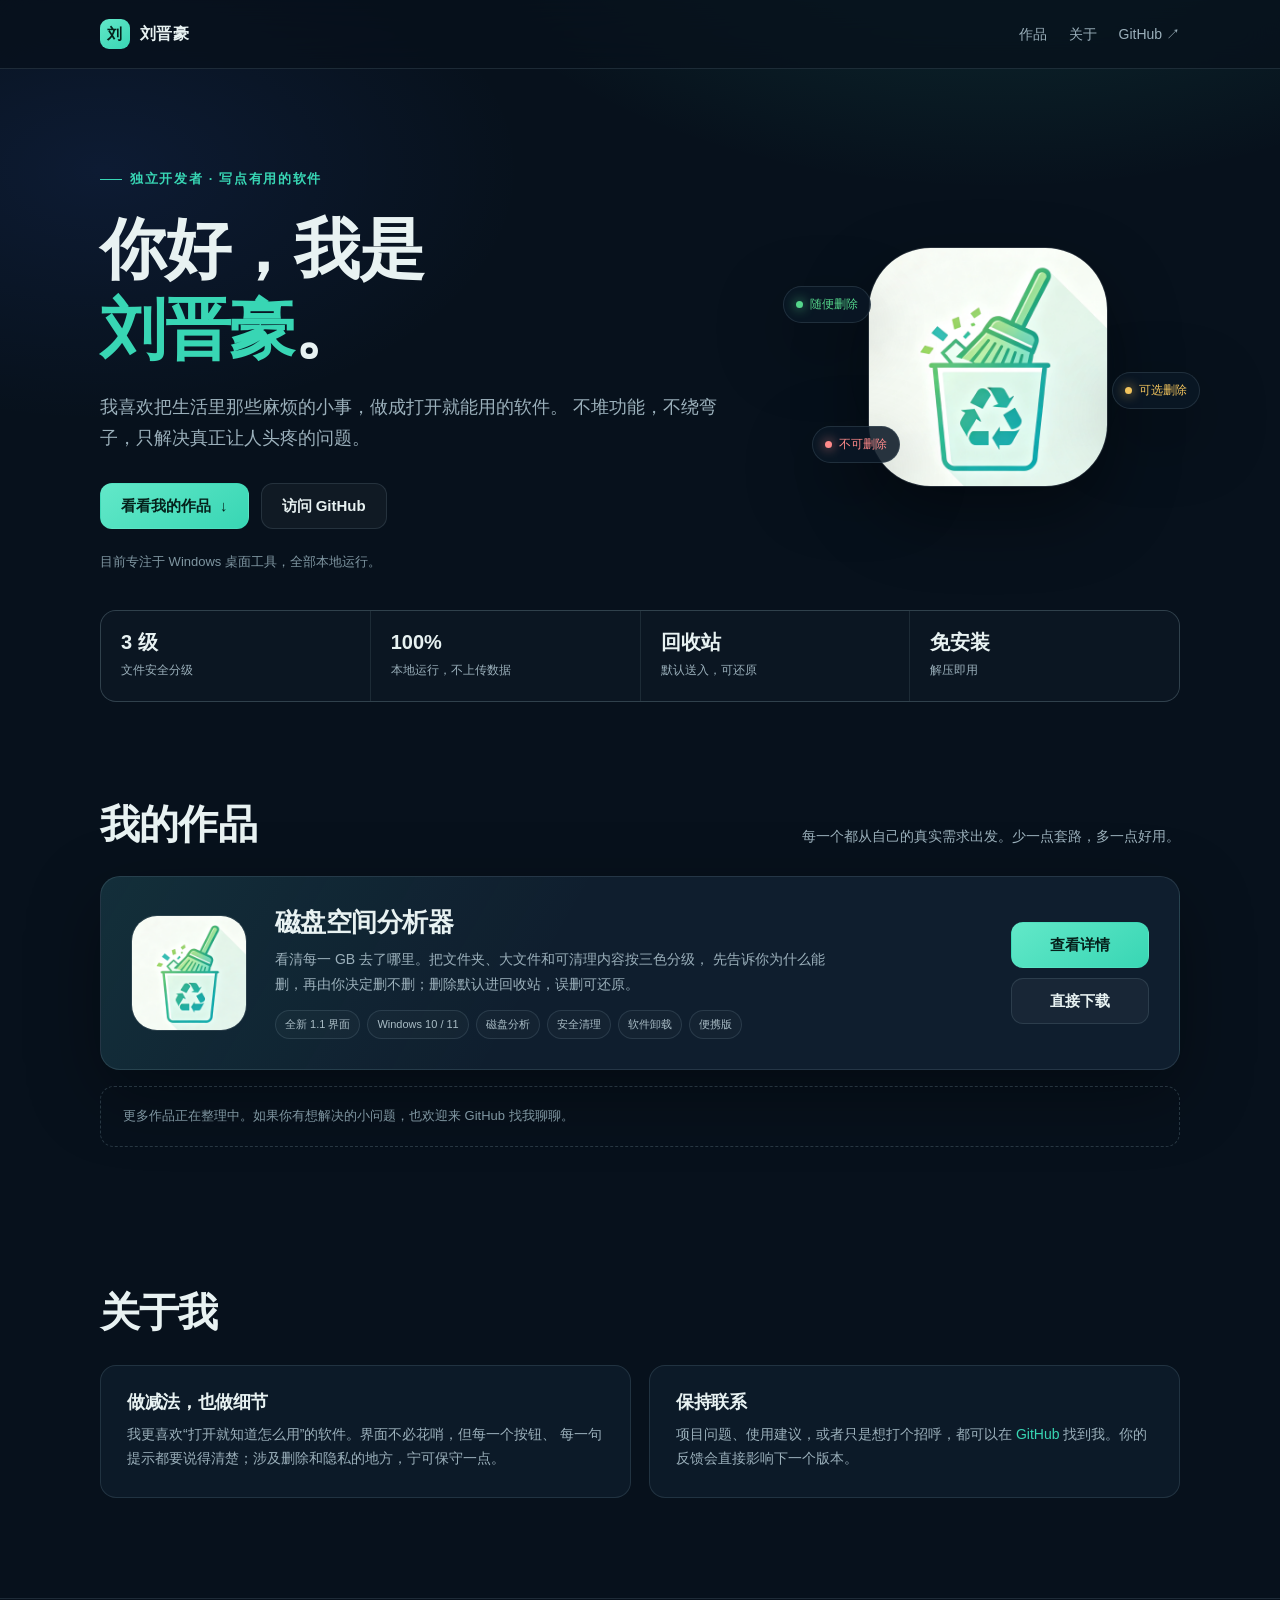
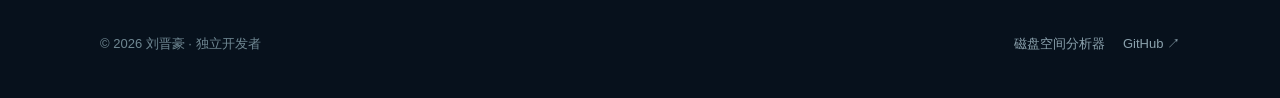
<file: index.html>
<!DOCTYPE html>
<html lang="zh-CN">
<head>
<meta charset="UTF-8">
<meta name="viewport" content="width=device-width, initial-scale=1.0">
<title>刘晋豪 · 独立开发者</title>
<meta name="description" content="刘晋豪的个人主页。独立开发者，做简单、可靠、真正有用的桌面软件。当前作品：磁盘空间分析器，一款完全本地运行、删除可还原的 Windows 磁盘清理工具。">
<meta name="theme-color" content="#07111c">
<meta property="og:type" content="website">
<meta property="og:title" content="刘晋豪 · 独立开发者">
<meta property="og:description" content="把麻烦的小事，做成打开就能用的软件。">
<meta property="og:url" content="https://huxinxiaoye.github.io/">
<meta property="og:image" content="https://huxinxiaoye.github.io/assets/og-image.png">
<meta property="og:image:width" content="1200">
<meta property="og:image:height" content="630">
<meta name="twitter:card" content="summary_large_image">
<link rel="icon" href="assets/favicon.png" type="image/png">
<link rel="stylesheet" href="assets/style.css">
</head>
<body>

<header class="site-header">
  <div class="container nav">
    <a class="brand" href="index.html">
      <span class="brand-mark">刘</span>
      <span>刘晋豪</span>
    </a>
    <nav class="nav-links" aria-label="主导航">
      <a href="#projects">作品</a>
      <a href="#about">关于</a>
      <a href="https://github.com/huxinxiaoye" target="_blank" rel="noopener">GitHub ↗</a>
    </nav>
  </div>
</header>

<main>
  <section class="hero container">
    <div class="hero-grid">
      <div>
        <p class="eyebrow">独立开发者 · 写点有用的软件</p>
        <h1>你好，我是<br><span class="accent">刘晋豪</span>。</h1>
        <p class="lede">
          我喜欢把生活里那些麻烦的小事，做成打开就能用的软件。
          不堆功能，不绕弯子，只解决真正让人头疼的问题。
        </p>
        <div class="hero-actions">
          <a class="btn" href="#projects">看看我的作品 <span aria-hidden="true">↓</span></a>
          <a class="btn secondary" href="https://github.com/huxinxiaoye" target="_blank" rel="noopener">访问 GitHub</a>
        </div>
        <p class="hero-note">目前专注于 Windows 桌面工具，全部本地运行。</p>
      </div>

      <div class="hero-art" aria-hidden="true">
        <img class="app-icon" src="assets/diskcleaner-icon.png" alt="">
        <span class="floating-tag green"><i class="dot"></i>随便删除</span>
        <span class="floating-tag yellow"><i class="dot"></i>可选删除</span>
        <span class="floating-tag red"><i class="dot"></i>不可删除</span>
      </div>
    </div>

    <div class="stats" aria-label="项目概况">
      <div class="stat"><strong>3 级</strong><span>文件安全分级</span></div>
      <div class="stat"><strong>100%</strong><span>本地运行，不上传数据</span></div>
      <div class="stat"><strong>回收站</strong><span>默认送入，可还原</span></div>
      <div class="stat"><strong>免安装</strong><span>解压即用</span></div>
    </div>
  </section>

  <section class="section container" id="projects">
    <div class="section-head">
      <h2>我的作品</h2>
      <p>每一个都从自己的真实需求出发。少一点套路，多一点好用。</p>
    </div>

    <article class="project-feature">
      <img class="icon" src="assets/diskcleaner-icon.png" alt="磁盘空间分析器图标">
      <div>
        <h3>磁盘空间分析器</h3>
        <p>
          看清每一 GB 去了哪里。把文件夹、大文件和可清理内容按三色分级，
          先告诉你为什么能删，再由你决定删不删；删除默认进回收站，误删可还原。
        </p>
        <div class="tags">
          <span class="tag">全新 1.1 界面</span>
          <span class="tag">Windows 10 / 11</span>
          <span class="tag">磁盘分析</span>
          <span class="tag">安全清理</span>
          <span class="tag">软件卸载</span>
          <span class="tag">便携版</span>
        </div>
      </div>
      <div class="project-actions">
        <a class="btn" href="diskcleaner.html">查看详情</a>
        <a class="btn secondary" href="downloads/DiskCleaner_1.1.0_win64_portable.zip" download>直接下载</a>
      </div>
    </article>

    <p class="placeholder">更多作品正在整理中。如果你有想解决的小问题，也欢迎来 GitHub 找我聊聊。</p>
  </section>

  <section class="section container" id="about">
    <div class="section-head">
      <h2>关于我</h2>
    </div>
    <div class="about-grid">
      <div class="about-card">
        <h3>做减法，也做细节</h3>
        <p>
          我更喜欢“打开就知道怎么用”的软件。界面不必花哨，但每一个按钮、
          每一句提示都要说得清楚；涉及删除和隐私的地方，宁可保守一点。
        </p>
      </div>
      <div class="about-card">
        <h3>保持联系</h3>
        <p>
          项目问题、使用建议，或者只是想打个招呼，都可以在
          <a href="https://github.com/huxinxiaoye" target="_blank" rel="noopener">GitHub</a>
          找到我。你的反馈会直接影响下一个版本。
        </p>
      </div>
    </div>
  </section>
</main>

<footer>
  <div class="container footer-row">
    <span>© 2026 刘晋豪 · 独立开发者</span>
    <div class="footer-links">
      <a href="diskcleaner.html">磁盘空间分析器</a>
      <a href="https://github.com/huxinxiaoye" target="_blank" rel="noopener">GitHub ↗</a>
    </div>
  </div>
</footer>

</body>
</html>
</file>
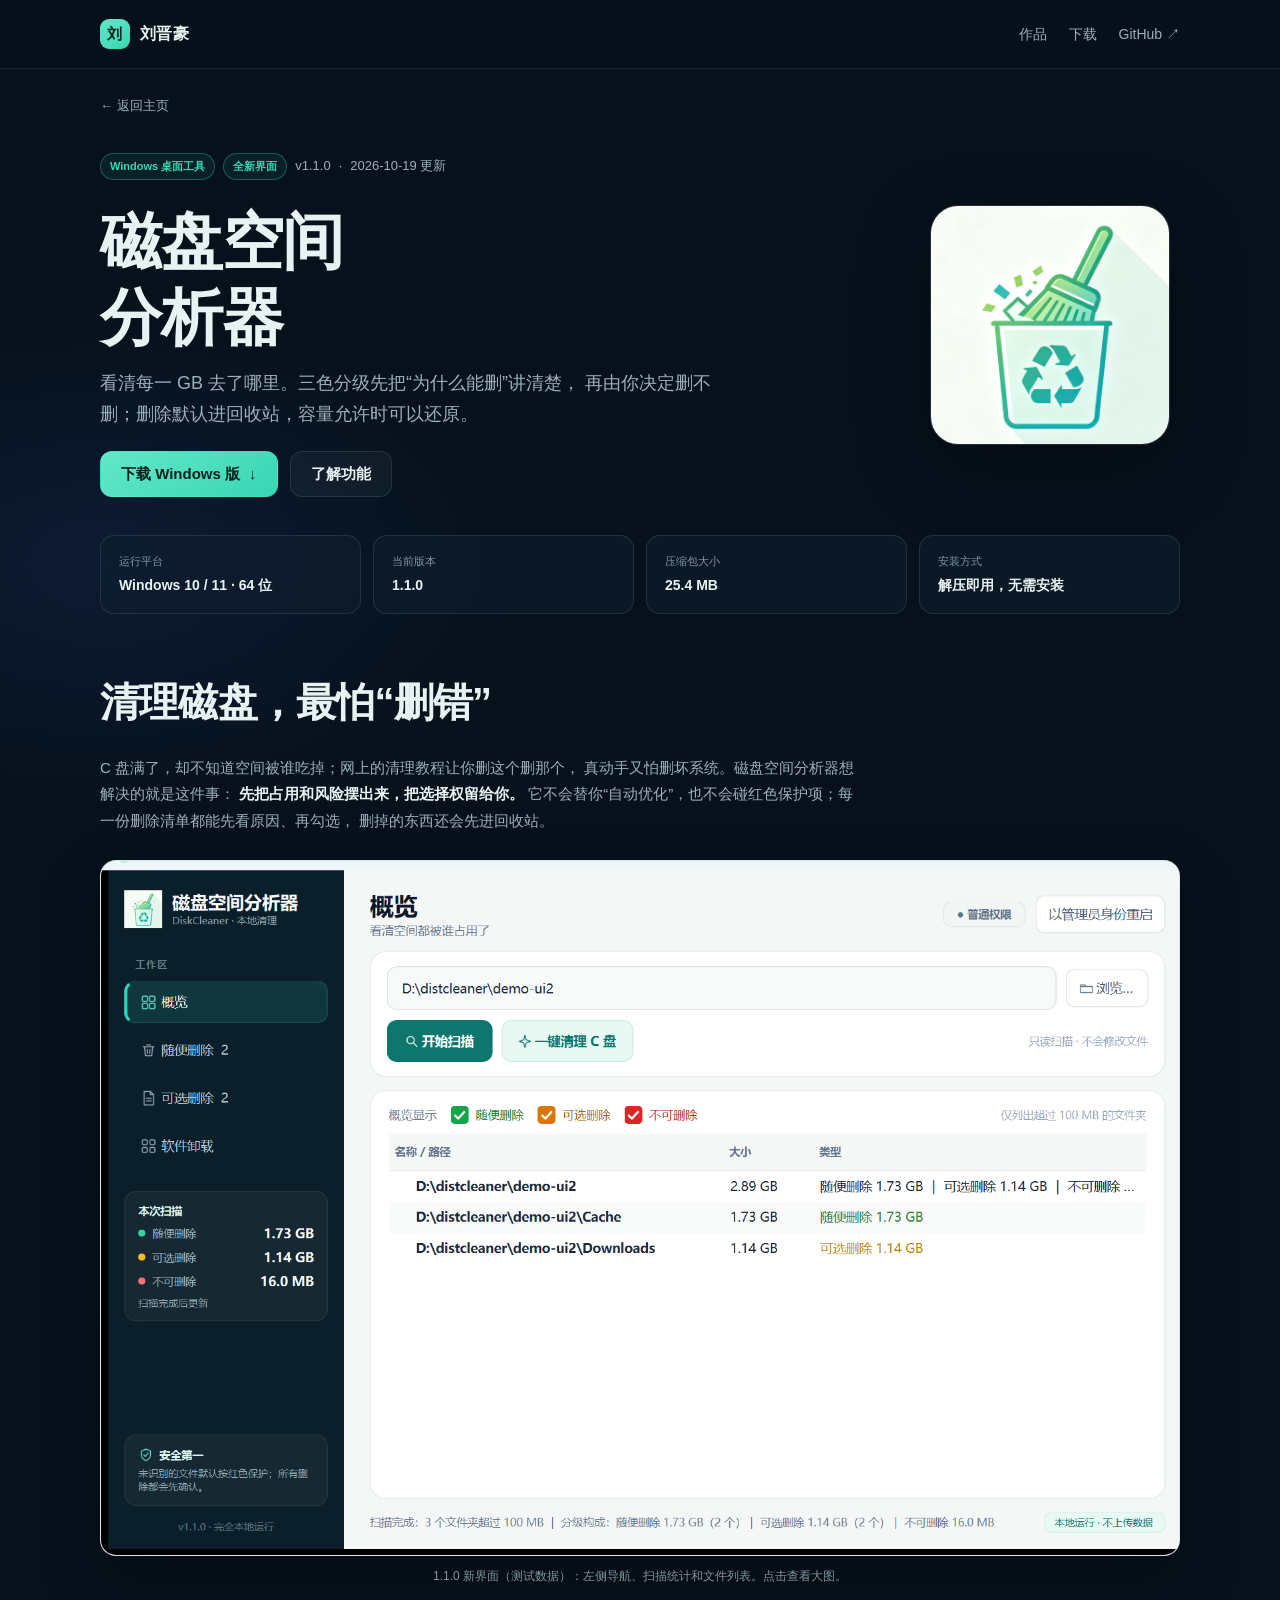
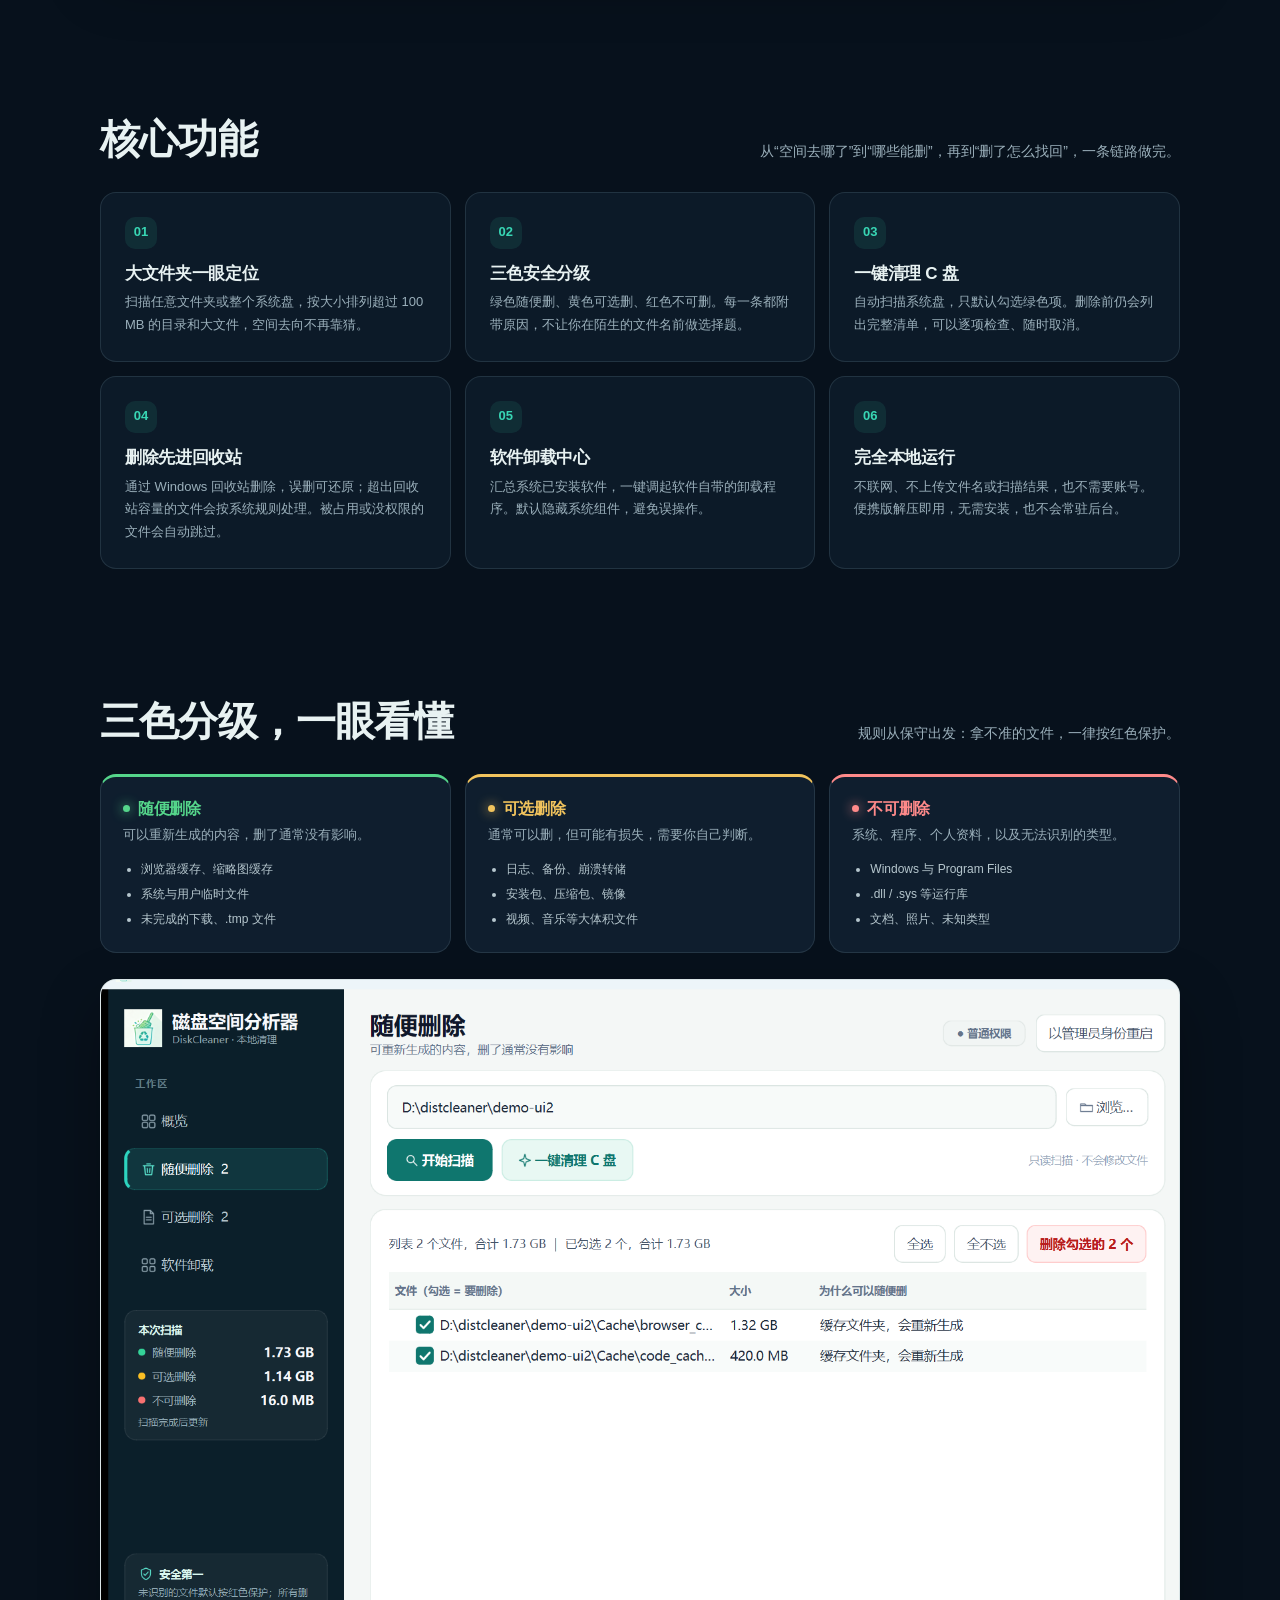
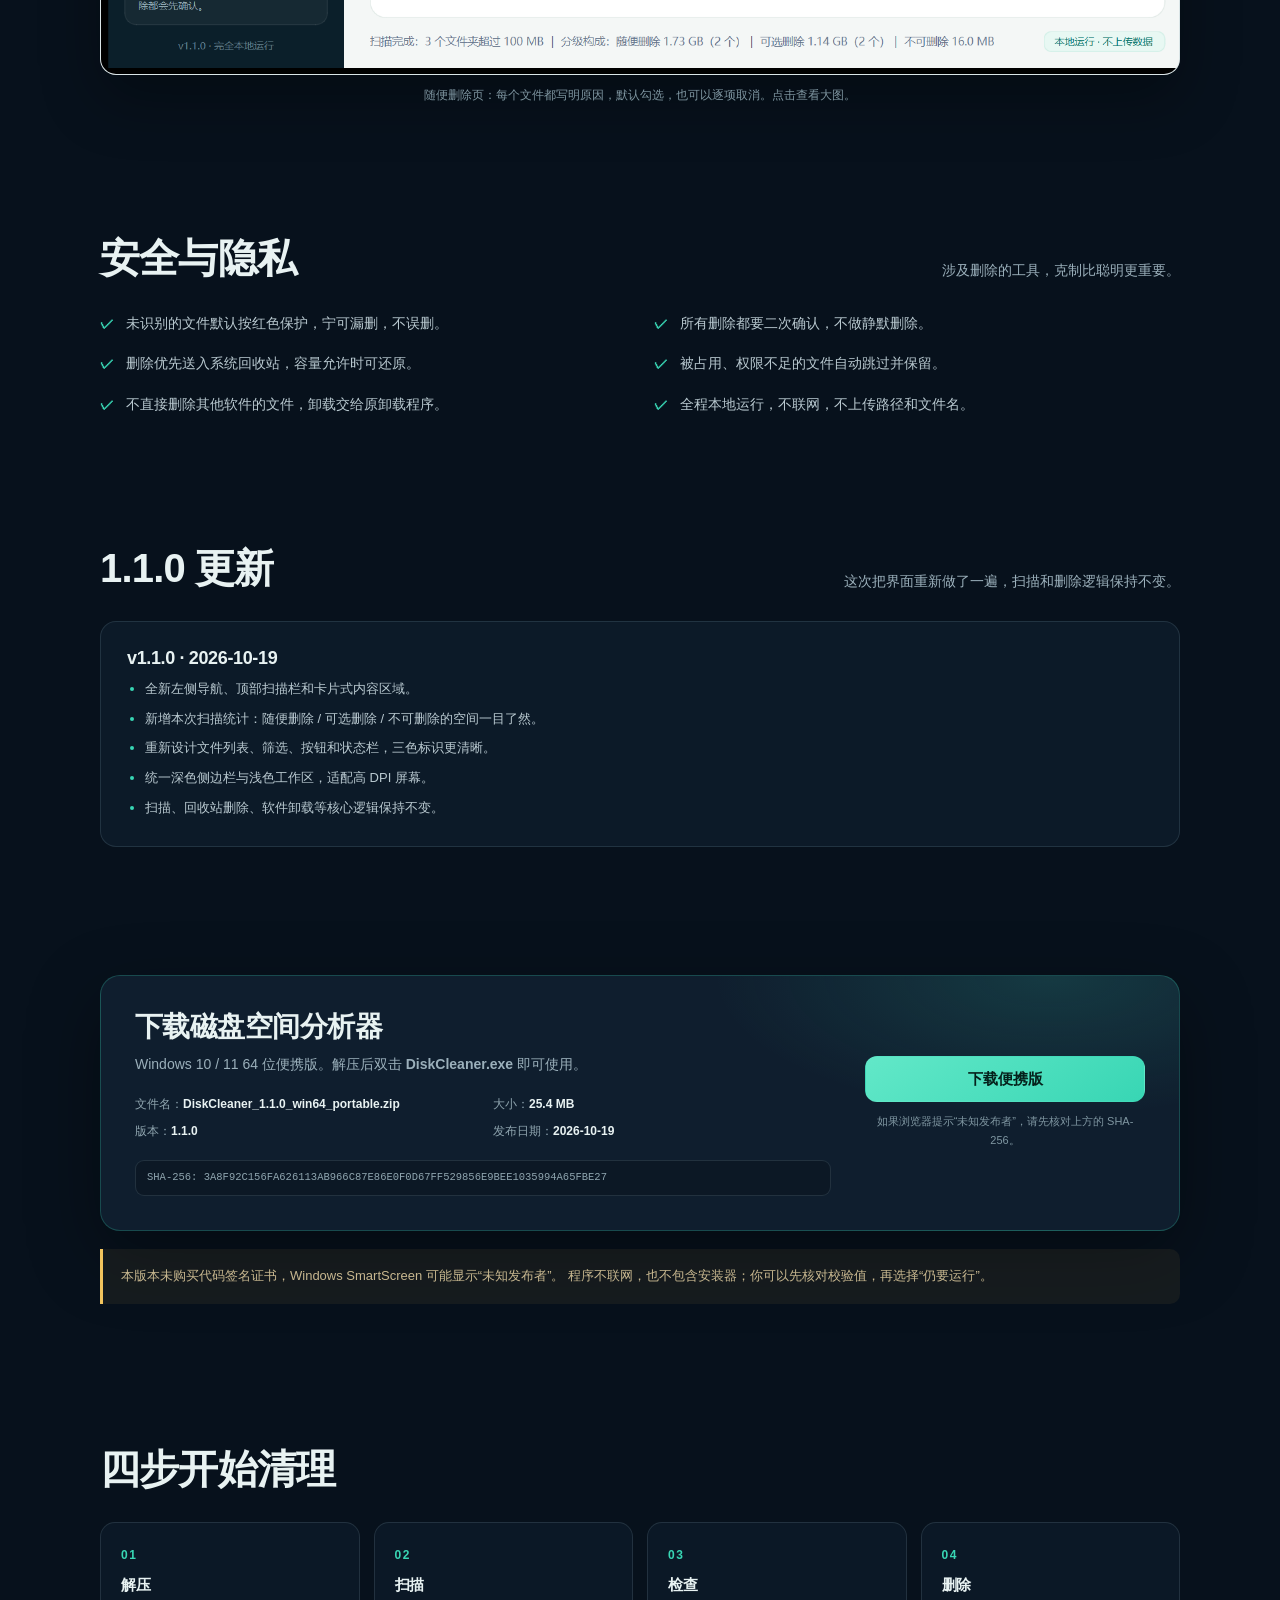
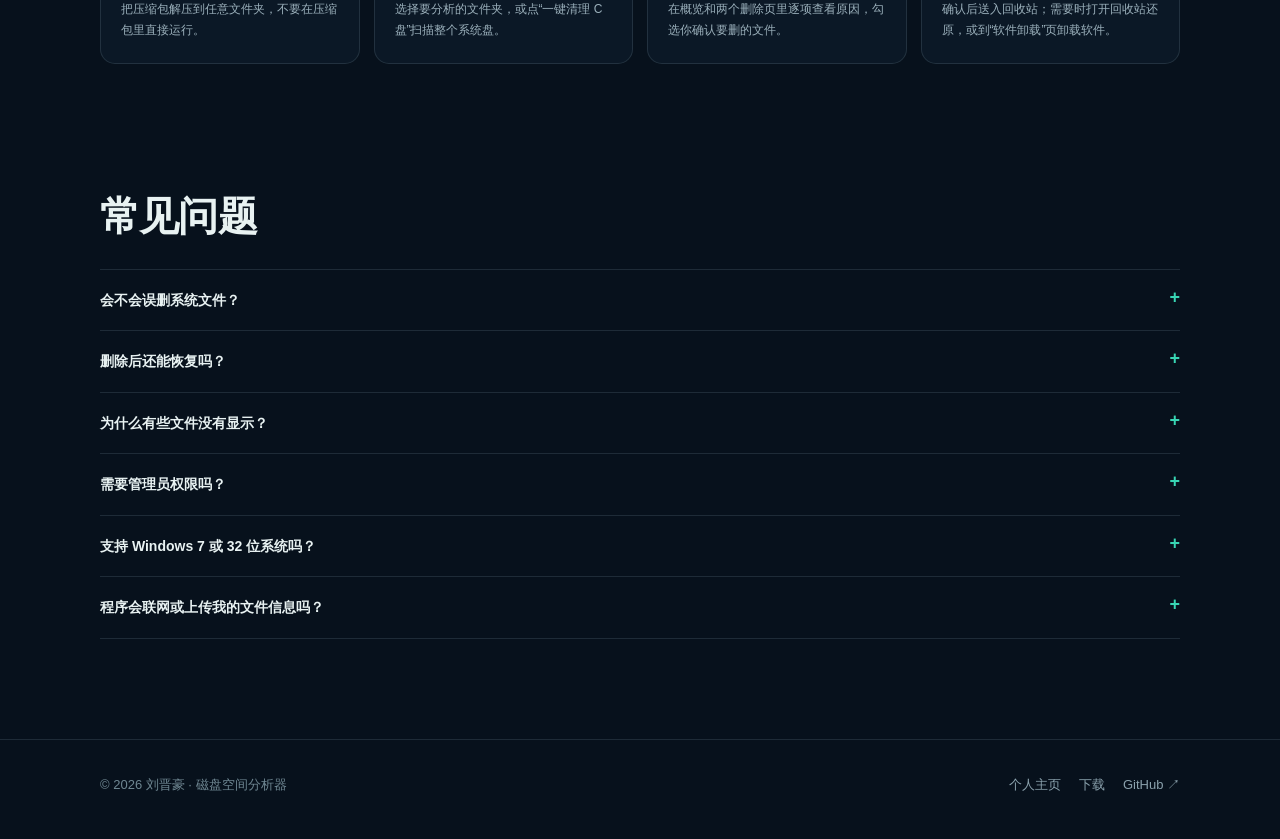
<file: diskcleaner.html>
<!DOCTYPE html>
<html lang="zh-CN">
<head>
<meta charset="UTF-8">
<meta name="viewport" content="width=device-width, initial-scale=1.0">
<title>磁盘空间分析器 · 刘晋豪</title>
<meta name="description" content="磁盘空间分析器：一款完全本地运行的 Windows 磁盘空间分析与安全清理工具。三色分级告诉你什么能删，删除默认进回收站（受容量限制），误删可还原。支持 Windows 10/11 64 位，便携免安装。">
<meta name="theme-color" content="#07111c">
<meta property="og:type" content="website">
<meta property="og:title" content="磁盘空间分析器 · 看清每一 GB 去了哪里">
<meta property="og:description" content="三色安全分级、删除进回收站、全程本地运行的 Windows 磁盘清理工具。">
<meta property="og:url" content="https://huxinxiaoye.github.io/diskcleaner.html">
<meta property="og:image" content="https://huxinxiaoye.github.io/assets/og-image.png">
<meta property="og:image:width" content="1200">
<meta property="og:image:height" content="630">
<meta name="twitter:card" content="summary_large_image">
<link rel="icon" href="assets/favicon.png" type="image/png">
<link rel="stylesheet" href="assets/style.css">
</head>
<body>

<header class="site-header">
  <div class="container nav">
    <a class="brand" href="index.html">
      <span class="brand-mark">刘</span>
      <span>刘晋豪</span>
    </a>
    <nav class="nav-links" aria-label="主导航">
      <a href="index.html#projects">作品</a>
      <a href="#download">下载</a>
      <a href="https://github.com/huxinxiaoye" target="_blank" rel="noopener">GitHub ↗</a>
    </nav>
  </div>
</header>

<main>
  <div class="container">
    <a class="back-link" href="index.html">← 返回主页</a>
  </div>

  <section class="product-hero container">
    <div>
      <div class="version-line">
        <span class="badge">Windows 桌面工具</span>
        <span class="badge">全新界面</span>
        <span>v1.1.0</span>
        <span>·</span>
        <span>2026-10-19 更新</span>
      </div>
      <h1>磁盘空间<br>分析器</h1>
      <p class="lede">
        看清每一 GB 去了哪里。三色分级先把“为什么能删”讲清楚，
        再由你决定删不删；删除默认进回收站，容量允许时可以还原。
      </p>
      <div class="hero-actions">
        <a class="btn" href="#download">下载 Windows 版 <span aria-hidden="true">↓</span></a>
        <a class="btn secondary" href="#features">了解功能</a>
      </div>
    </div>
    <img class="product-icon" src="assets/diskcleaner-icon.png" alt="磁盘空间分析器应用图标">
  </section>

  <section class="container" aria-label="版本信息">
    <div class="facts">
      <div class="fact"><span>运行平台</span><strong>Windows 10 / 11 · 64 位</strong></div>
      <div class="fact"><span>当前版本</span><strong>1.1.0</strong></div>
      <div class="fact"><span>压缩包大小</span><strong>25.4 MB</strong></div>
      <div class="fact"><span>安装方式</span><strong>解压即用，无需安装</strong></div>
    </div>
  </section>

  <section class="section container" id="why">
    <div class="section-head">
      <h2>清理磁盘，最怕“删错”</h2>
    </div>
    <p class="prose">
      C 盘满了，却不知道空间被谁吃掉；网上的清理教程让你删这个删那个，
      真动手又怕删坏系统。磁盘空间分析器想解决的就是这件事：
      <strong>先把占用和风险摆出来，把选择权留给你。</strong>
      它不会替你“自动优化”，也不会碰红色保护项；每一份删除清单都能先看原因、再勾选，
      删掉的东西还会先进回收站。
    </p>
    <figure class="screenshot">
      <a href="assets/screenshot-overview-v11.png" target="_blank" rel="noopener">
        <img src="assets/screenshot-overview-v11.png" alt="新版磁盘空间分析器概览页：左侧导航、顶部扫描栏、三色统计和按大小排序的文件夹列表" loading="lazy">
      </a>
      <figcaption>1.1.0 新界面（测试数据）：左侧导航、扫描统计和文件列表。点击查看大图。</figcaption>
    </figure>
  </section>

  <section class="section container" id="features">
    <div class="section-head">
      <h2>核心功能</h2>
      <p>从“空间去哪了”到“哪些能删”，再到“删了怎么找回”，一条链路做完。</p>
    </div>

    <div class="feature-grid">
      <article class="feature-card">
        <span class="num">01</span>
        <h3>大文件夹一眼定位</h3>
        <p>扫描任意文件夹或整个系统盘，按大小排列超过 100 MB 的目录和大文件，空间去向不再靠猜。</p>
      </article>
      <article class="feature-card">
        <span class="num">02</span>
        <h3>三色安全分级</h3>
        <p>绿色随便删、黄色可选删、红色不可删。每一条都附带原因，不让你在陌生的文件名前做选择题。</p>
      </article>
      <article class="feature-card">
        <span class="num">03</span>
        <h3>一键清理 C 盘</h3>
        <p>自动扫描系统盘，只默认勾选绿色项。删除前仍会列出完整清单，可以逐项检查、随时取消。</p>
      </article>
      <article class="feature-card">
        <span class="num">04</span>
        <h3>删除先进回收站</h3>
        <p>通过 Windows 回收站删除，误删可还原；超出回收站容量的文件会按系统规则处理。被占用或没权限的文件会自动跳过。</p>
      </article>
      <article class="feature-card">
        <span class="num">05</span>
        <h3>软件卸载中心</h3>
        <p>汇总系统已安装软件，一键调起软件自带的卸载程序。默认隐藏系统组件，避免误操作。</p>
      </article>
      <article class="feature-card">
        <span class="num">06</span>
        <h3>完全本地运行</h3>
        <p>不联网、不上传文件名或扫描结果，也不需要账号。便携版解压即用，无需安装，也不会常驻后台。</p>
      </article>
    </div>
  </section>

  <section class="section container" id="safety">
    <div class="section-head">
      <h2>三色分级，一眼看懂</h2>
      <p>规则从保守出发：拿不准的文件，一律按红色保护。</p>
    </div>

    <div class="triage">
      <article class="triage-card green">
        <h3><span class="dot"></span>随便删除</h3>
        <p>可以重新生成的内容，删了通常没有影响。</p>
        <ul>
          <li>浏览器缓存、缩略图缓存</li>
          <li>系统与用户临时文件</li>
          <li>未完成的下载、.tmp 文件</li>
        </ul>
      </article>
      <article class="triage-card yellow">
        <h3><span class="dot"></span>可选删除</h3>
        <p>通常可以删，但可能有损失，需要你自己判断。</p>
        <ul>
          <li>日志、备份、崩溃转储</li>
          <li>安装包、压缩包、镜像</li>
          <li>视频、音乐等大体积文件</li>
        </ul>
      </article>
      <article class="triage-card red">
        <h3><span class="dot"></span>不可删除</h3>
        <p>系统、程序、个人资料，以及无法识别的类型。</p>
        <ul>
          <li>Windows 与 Program Files</li>
          <li>.dll / .sys 等运行库</li>
          <li>文档、照片、未知类型</li>
        </ul>
      </article>
    </div>

    <figure class="screenshot">
      <a href="assets/screenshot-green-v11.png" target="_blank" rel="noopener">
        <img src="assets/screenshot-green-v11.png" alt="新版随便删除页：每个文件都显示大小和为什么可以删除，可全选或逐项取消" loading="lazy">
      </a>
      <figcaption>随便删除页：每个文件都写明原因，默认勾选，也可以逐项取消。点击查看大图。</figcaption>
    </figure>
  </section>

  <section class="section container" id="privacy">
    <div class="section-head">
      <h2>安全与隐私</h2>
      <p>涉及删除的工具，克制比聪明更重要。</p>
    </div>
    <ul class="checklist">
      <li>未识别的文件默认按红色保护，宁可漏删，不误删。</li>
      <li>所有删除都要二次确认，不做静默删除。</li>
      <li>删除优先送入系统回收站，容量允许时可还原。</li>
      <li>被占用、权限不足的文件自动跳过并保留。</li>
      <li>不直接删除其他软件的文件，卸载交给原卸载程序。</li>
      <li>全程本地运行，不联网，不上传路径和文件名。</li>
    </ul>
  </section>

  <section class="section container" id="changelog">
    <div class="section-head">
      <h2>1.1.0 更新</h2>
      <p>这次把界面重新做了一遍，扫描和删除逻辑保持不变。</p>
    </div>
    <div class="about-card">
      <h3>v1.1.0 · 2026-10-19</h3>
      <ul class="changelog-list">
        <li>全新左侧导航、顶部扫描栏和卡片式内容区域。</li>
        <li>新增本次扫描统计：随便删除 / 可选删除 / 不可删除的空间一目了然。</li>
        <li>重新设计文件列表、筛选、按钮和状态栏，三色标识更清晰。</li>
        <li>统一深色侧边栏与浅色工作区，适配高 DPI 屏幕。</li>
        <li>扫描、回收站删除、软件卸载等核心逻辑保持不变。</li>
      </ul>
    </div>
  </section>

  <section class="section container" id="download">
    <div class="download-panel">
      <div>
        <h2>下载磁盘空间分析器</h2>
        <p>Windows 10 / 11 64 位便携版。解压后双击 <strong>DiskCleaner.exe</strong> 即可使用。</p>
        <div class="file-meta">
          <span>文件名：<strong>DiskCleaner_1.1.0_win64_portable.zip</strong></span>
          <span>大小：<strong>25.4 MB</strong></span>
          <span>版本：<strong>1.1.0</strong></span>
          <span>发布日期：<strong>2026-10-19</strong></span>
        </div>
        <span class="sha" title="SHA-256 校验值">SHA-256: 3A8F92C156FA626113AB966C87E86E0F0D67FF529856E9BEE1035994A65FBE27</span>
      </div>
      <div class="download-side">
        <a class="btn" href="downloads/DiskCleaner_1.1.0_win64_portable.zip" download>下载便携版</a>
        <small>如果浏览器提示“未知发布者”，请先核对上方的 SHA-256。</small>
      </div>
    </div>
    <p class="note" style="margin-top:18px">
      本版本未购买代码签名证书，Windows SmartScreen 可能显示“未知发布者”。
      程序不联网，也不包含安装器；你可以先核对校验值，再选择“仍要运行”。
    </p>
  </section>

  <section class="section container" id="how">
    <div class="section-head">
      <h2>四步开始清理</h2>
    </div>
    <div class="steps">
      <article class="step">
        <h3>解压</h3>
        <p>把压缩包解压到任意文件夹，不要在压缩包里直接运行。</p>
      </article>
      <article class="step">
        <h3>扫描</h3>
        <p>选择要分析的文件夹，或点“一键清理 C 盘”扫描整个系统盘。</p>
      </article>
      <article class="step">
        <h3>检查</h3>
        <p>在概览和两个删除页里逐项查看原因，勾选你确认要删的文件。</p>
      </article>
      <article class="step">
        <h3>删除</h3>
        <p>确认后送入回收站；需要时打开回收站还原，或到“软件卸载”页卸载软件。</p>
      </article>
    </div>
  </section>

  <section class="section container" id="faq">
    <div class="section-head">
      <h2>常见问题</h2>
    </div>
    <div class="faq">
      <details>
        <summary>会不会误删系统文件？</summary>
        <p>不会。Windows、Program Files、运行库、个人文档以及无法识别的类型都会被标为红色，不会进入删除列表。删除前还需要你手动确认。</p>
      </details>
      <details>
        <summary>删除后还能恢复吗？</summary>
        <p>通常可以。删除的文件会进入 Windows 回收站（受回收站容量限制），打开回收站还原即可。如果已经清空回收站，就无法通过本工具恢复。</p>
      </details>
      <details>
        <summary>为什么有些文件没有显示？</summary>
        <p>概览页只展示超过 100 MB 的文件夹和大文件；删除列表最多列出最大的 20,000 个绿色或黄色文件。数量更多时，清理完再扫描一次即可继续处理。</p>
      </details>
      <details>
        <summary>需要管理员权限吗？</summary>
        <p>普通权限就能使用，只是部分系统目录会被跳过。想扫描得更完整，可以点右上角“以管理员身份重启”，Windows 会弹出 UAC 确认。</p>
      </details>
      <details>
        <summary>支持 Windows 7 或 32 位系统吗？</summary>
        <p>当前版本只支持 Windows 10 / 11 64 位。更老的系统缺少所需的运行环境，暂不提供支持。</p>
      </details>
      <details>
        <summary>程序会联网或上传我的文件信息吗？</summary>
        <p>不会。程序不包含联网功能，扫描结果只保存在当前窗口的内存里，关闭程序后不会保留。</p>
      </details>
    </div>
  </section>
</main>

<footer>
  <div class="container footer-row">
    <span>© 2026 刘晋豪 · 磁盘空间分析器</span>
    <div class="footer-links">
      <a href="index.html">个人主页</a>
      <a href="#download">下载</a>
      <a href="https://github.com/huxinxiaoye" target="_blank" rel="noopener">GitHub ↗</a>
    </div>
  </div>
</footer>

</body>
</html>
</file>
<file: assets/style.css>
:root {
  --bg: #07111c;
  --bg-soft: #0b1725;
  --card: #0f1e2e;
  --card-2: #13263a;
  --line: rgba(148, 180, 193, .16);
  --text: #e8f2f2;
  --muted: #9bb0bb;
  --accent: #38d6b4;
  --accent-strong: #62e8c8;
  --accent-ink: #05211b;
  --green: #55d68b;
  --yellow: #f2c45d;
  --red: #ff8a8a;
  --shadow: 0 24px 70px rgba(0, 0, 0, .35);
  --radius: 20px;
}

* { box-sizing: border-box; }

html { scroll-behavior: smooth; }

body {
  margin: 0;
  min-height: 100vh;
  color: var(--text);
  background:
    radial-gradient(900px 500px at 78% -8%, rgba(56, 214, 180, .16), transparent 65%),
    radial-gradient(700px 420px at 8% 10%, rgba(66, 116, 255, .10), transparent 60%),
    var(--bg);
  font-family: "Segoe UI", "Microsoft YaHei UI", "Microsoft YaHei", -apple-system, BlinkMacSystemFont, sans-serif;
  line-height: 1.75;
  -webkit-font-smoothing: antialiased;
}

::selection { background: rgba(56, 214, 180, .32); }

a { color: var(--accent); text-decoration: none; }
a:hover { color: var(--accent-strong); }

img { max-width: 100%; display: block; }

.container {
  width: min(1080px, calc(100% - 40px));
  margin: 0 auto;
}

.site-header {
  position: sticky;
  top: 0;
  z-index: 30;
  backdrop-filter: blur(18px);
  background: rgba(7, 17, 28, .74);
  border-bottom: 1px solid var(--line);
}

.nav {
  min-height: 68px;
  display: flex;
  align-items: center;
  justify-content: space-between;
  gap: 24px;
}

.brand {
  display: inline-flex;
  align-items: center;
  gap: 10px;
  color: var(--text);
  font-weight: 700;
  letter-spacing: .02em;
}

.brand-mark {
  width: 30px;
  height: 30px;
  display: grid;
  place-items: center;
  border-radius: 9px;
  color: var(--accent-ink);
  background: linear-gradient(145deg, var(--accent-strong), var(--accent));
  font-size: 15px;
  font-weight: 800;
}

.nav-links {
  display: flex;
  align-items: center;
  gap: 22px;
  font-size: 14px;
  color: var(--muted);
}

.nav-links a { color: var(--muted); }
.nav-links a:hover { color: var(--text); }

.btn {
  display: inline-flex;
  align-items: center;
  justify-content: center;
  gap: 9px;
  min-height: 46px;
  padding: 0 20px;
  border: 1px solid transparent;
  border-radius: 12px;
  color: var(--accent-ink);
  background: linear-gradient(145deg, var(--accent-strong), var(--accent));
  font-size: 15px;
  font-weight: 700;
  line-height: 1.2;
  transition: transform .18s ease, box-shadow .18s ease, background .18s ease;
}

.btn:hover {
  color: var(--accent-ink);
  transform: translateY(-1px);
  box-shadow: 0 12px 28px rgba(56, 214, 180, .22);
}

.btn.secondary {
  color: var(--text);
  background: rgba(255, 255, 255, .04);
  border-color: var(--line);
}

.btn.secondary:hover {
  background: rgba(255, 255, 255, .08);
  box-shadow: none;
}

.btn.small {
  min-height: 38px;
  padding: 0 14px;
  border-radius: 10px;
  font-size: 13px;
}

.hero {
  padding: 92px 0 34px;
}

.hero-grid {
  display: grid;
  grid-template-columns: minmax(0, 1.25fr) minmax(280px, .75fr);
  align-items: center;
  gap: 58px;
}

.eyebrow {
  display: inline-flex;
  align-items: center;
  gap: 8px;
  margin: 0 0 18px;
  color: var(--accent);
  font-size: 13px;
  font-weight: 700;
  letter-spacing: .13em;
  text-transform: uppercase;
}

.eyebrow::before {
  content: "";
  width: 22px;
  height: 1px;
  background: currentColor;
}

h1, h2, h3 {
  margin-top: 0;
  line-height: 1.22;
  letter-spacing: -.02em;
}

.hero h1 {
  margin-bottom: 22px;
  font-size: clamp(38px, 6vw, 66px);
  font-weight: 800;
}

.hero h1 .accent { color: var(--accent); }

.lede {
  max-width: 620px;
  margin: 0 0 28px;
  color: var(--muted);
  font-size: clamp(16px, 2vw, 18px);
}

.hero-actions {
  display: flex;
  flex-wrap: wrap;
  gap: 12px;
}

.hero-note {
  margin: 22px 0 0;
  color: #7f96a1;
  font-size: 13px;
}

.hero-art {
  position: relative;
  display: grid;
  place-items: center;
}

.hero-art::before {
  content: "";
  position: absolute;
  inset: 12% 8%;
  border-radius: 50%;
  background: radial-gradient(circle, rgba(56, 214, 180, .22), transparent 66%);
  filter: blur(16px);
}

.app-icon {
  position: relative;
  width: min(240px, 56vw);
  border-radius: 26%;
  box-shadow: 0 30px 70px rgba(0, 0, 0, .4);
  border: 1px solid rgba(255, 255, 255, .12);
}

.floating-tag {
  position: absolute;
  display: inline-flex;
  align-items: center;
  gap: 7px;
  padding: 7px 12px;
  border: 1px solid var(--line);
  border-radius: 999px;
  color: var(--text);
  background: rgba(11, 23, 37, .88);
  box-shadow: var(--shadow);
  font-size: 12px;
  white-space: nowrap;
}

.floating-tag.green { left: -14px; top: 16%; color: var(--green); }
.floating-tag.yellow { right: -20px; top: 52%; color: var(--yellow); }
.floating-tag.red { left: 4%; bottom: 10%; color: var(--red); }

.dot {
  display: inline-block;
  flex: 0 0 auto;
  width: 7px;
  height: 7px;
  border-radius: 50%;
  background: currentColor;
  box-shadow: 0 0 12px currentColor;
}

.stats {
  display: grid;
  grid-template-columns: repeat(4, 1fr);
  gap: 1px;
  margin: 36px 0 0;
  overflow: hidden;
  border: 1px solid var(--line);
  border-radius: 16px;
  background: var(--line);
}

.stat {
  padding: 18px 20px;
  background: rgba(9, 21, 33, .9);
}

.stat strong {
  display: block;
  color: var(--text);
  font-size: 20px;
  line-height: 1.3;
}

.stat span {
  color: var(--muted);
  font-size: 12px;
}

.section {
  padding: 64px 0;
}

.section-head {
  display: flex;
  align-items: end;
  justify-content: space-between;
  gap: 24px;
  margin-bottom: 28px;
}

.section-head h2 {
  margin: 0;
  font-size: clamp(28px, 4vw, 40px);
}

.section-head p {
  max-width: 440px;
  margin: 0;
  color: var(--muted);
  font-size: 14px;
}

.project-feature {
  display: grid;
  grid-template-columns: 116px minmax(0, 1fr) auto;
  align-items: center;
  gap: 28px;
  padding: 30px;
  border: 1px solid var(--line);
  border-radius: var(--radius);
  background:
    linear-gradient(120deg, rgba(56, 214, 180, .09), transparent 42%),
    var(--card);
  box-shadow: var(--shadow);
}

.project-feature .icon {
  width: 116px;
  border-radius: 26px;
  border: 1px solid rgba(255, 255, 255, .1);
}

.project-feature h3 {
  margin: 0 0 8px;
  font-size: 26px;
}

.project-feature p {
  max-width: 560px;
  margin: 0 0 14px;
  color: var(--muted);
  font-size: 14px;
}

.tags {
  display: flex;
  flex-wrap: wrap;
  gap: 7px;
}

.tag {
  padding: 4px 9px;
  border: 1px solid var(--line);
  border-radius: 999px;
  color: #a9bcc5;
  background: rgba(255, 255, 255, .025);
  font-size: 11px;
}

.project-actions {
  display: flex;
  flex-direction: column;
  gap: 10px;
  min-width: 138px;
}

.placeholder {
  margin-top: 16px;
  padding: 18px 22px;
  border: 1px dashed rgba(148, 180, 193, .24);
  border-radius: 14px;
  color: #7f96a1;
  font-size: 13px;
}

.about-grid {
  display: grid;
  grid-template-columns: 1fr 1fr;
  gap: 18px;
}

.about-card {
  padding: 26px;
  border: 1px solid var(--line);
  border-radius: 16px;
  background: rgba(15, 30, 46, .7);
}

.about-card h3 { margin-bottom: 8px; font-size: 18px; }
.about-card p { margin: 0; color: var(--muted); font-size: 14px; }

.changelog-list {
  display: grid;
  gap: 7px;
  margin: 4px 0 0;
  padding-left: 18px;
  color: #b9c9d0;
  font-size: 13px;
}

.changelog-list li::marker { color: var(--accent); }

footer {
  margin-top: 36px;
  padding: 34px 0 42px;
  border-top: 1px solid var(--line);
  color: #6f8792;
  font-size: 13px;
}

.footer-row {
  display: flex;
  align-items: center;
  justify-content: space-between;
  gap: 16px;
  flex-wrap: wrap;
}

.footer-links { display: flex; gap: 18px; }
.footer-links a { color: #8ba2ad; }

/* ---------- Product page ---------- */
.back-link {
  display: inline-flex;
  align-items: center;
  gap: 6px;
  margin: 26px 0 0;
  color: var(--muted);
  font-size: 13px;
}

.product-hero {
  display: grid;
  grid-template-columns: minmax(0, 1fr) 260px;
  align-items: center;
  gap: 48px;
  padding: 34px 0 30px;
}

.product-hero h1 {
  margin-bottom: 12px;
  font-size: clamp(38px, 6vw, 62px);
}

.product-hero .lede { margin-bottom: 20px; }

.version-line {
  display: flex;
  flex-wrap: wrap;
  align-items: center;
  gap: 8px;
  margin-bottom: 24px;
  color: var(--muted);
  font-size: 13px;
}

.badge {
  padding: 3px 9px;
  border: 1px solid rgba(56, 214, 180, .32);
  border-radius: 999px;
  color: var(--accent);
  background: rgba(56, 214, 180, .08);
  font-size: 11px;
  font-weight: 700;
}

.product-icon {
  width: 240px;
  border-radius: 28px;
  border: 1px solid rgba(255, 255, 255, .12);
  box-shadow: var(--shadow);
  justify-self: center;
}

.facts {
  display: grid;
  grid-template-columns: repeat(4, 1fr);
  gap: 12px;
  margin: 8px 0 0;
}

.fact {
  padding: 16px 18px;
  border: 1px solid var(--line);
  border-radius: 14px;
  background: rgba(15, 30, 46, .62);
}

.fact span { display: block; color: #7f96a1; font-size: 11px; }
.fact strong { display: block; margin-top: 2px; font-size: 14px; }

.prose {
  max-width: 760px;
  color: var(--muted);
  font-size: 15px;
}

.prose strong { color: var(--text); }

.screenshot {
  margin: 26px 0 0;
}

.screenshot a {
  display: block;
  overflow: hidden;
  border: 1px solid rgba(148, 180, 193, .22);
  border-radius: 16px;
  background: #eef2f2;
  box-shadow: 0 24px 60px rgba(0, 0, 0, .32);
  transition: border-color .2s ease, transform .2s ease;
}

.screenshot a:hover {
  border-color: rgba(56, 214, 180, .5);
  transform: translateY(-2px);
}

.screenshot img { width: 100%; height: auto; }

.screenshot figcaption {
  margin-top: 10px;
  color: #7f96a1;
  font-size: 12px;
  text-align: center;
}

.feature-grid {
  display: grid;
  grid-template-columns: repeat(3, 1fr);
  gap: 14px;
}

.feature-card {
  padding: 24px;
  border: 1px solid var(--line);
  border-radius: 16px;
  background: rgba(15, 30, 46, .7);
}

.feature-card .num {
  display: inline-grid;
  place-items: center;
  width: 32px;
  height: 32px;
  margin-bottom: 15px;
  border-radius: 10px;
  color: var(--accent);
  background: rgba(56, 214, 180, .1);
  font-size: 13px;
  font-weight: 800;
}

.feature-card h3 { margin-bottom: 7px; font-size: 17px; }
.feature-card p { margin: 0; color: var(--muted); font-size: 13px; }

.triage {
  display: grid;
  grid-template-columns: repeat(3, 1fr);
  gap: 14px;
  margin-top: 24px;
}

.triage-card {
  padding: 22px;
  border: 1px solid var(--line);
  border-radius: 16px;
  background: var(--card);
}

.triage-card.green { border-top: 3px solid var(--green); }
.triage-card.yellow { border-top: 3px solid var(--yellow); }
.triage-card.red { border-top: 3px solid var(--red); }

.triage-card h3 { display: flex; align-items: center; gap: 8px; margin-bottom: 6px; font-size: 16px; }
.triage-card.green h3 { color: var(--green); }
.triage-card.yellow h3 { color: var(--yellow); }
.triage-card.red h3 { color: var(--red); }
.triage-card p { margin: 0 0 12px; color: var(--muted); font-size: 13px; }
.triage-card ul { margin: 0; padding-left: 18px; color: #b6c7ce; font-size: 12px; }
.triage-card li + li { margin-top: 4px; }

.checklist {
  display: grid;
  grid-template-columns: 1fr 1fr;
  gap: 16px 28px;
  margin: 24px 0 0;
  padding: 0;
  list-style: none;
}

.checklist li {
  position: relative;
  padding-left: 26px;
  color: #b9c9d0;
  font-size: 14px;
}

.checklist li::before {
  content: "✓";
  position: absolute;
  left: 0;
  top: 0;
  color: var(--accent);
  font-weight: 800;
}

.download-panel {
  display: grid;
  grid-template-columns: minmax(0, 1fr) 280px;
  gap: 34px;
  align-items: center;
  padding: 34px;
  border: 1px solid rgba(56, 214, 180, .24);
  border-radius: var(--radius);
  background:
    radial-gradient(480px 200px at 88% 0%, rgba(56, 214, 180, .15), transparent 70%),
    var(--card);
  box-shadow: var(--shadow);
}

.download-panel h2 { margin-bottom: 8px; font-size: 28px; }
.download-panel p { margin: 0 0 18px; color: var(--muted); font-size: 14px; }

.file-meta {
  display: grid;
  grid-template-columns: 1fr 1fr;
  gap: 6px 20px;
  margin: 0 0 18px;
  color: #8fa5af;
  font-size: 12px;
}

.file-meta strong { color: var(--text); font-weight: 600; }

.sha {
  display: block;
  overflow-wrap: anywhere;
  padding: 9px 11px;
  border: 1px solid var(--line);
  border-radius: 9px;
  color: #8fa5af;
  background: rgba(0, 0, 0, .18);
  font-family: ui-monospace, SFMono-Regular, Consolas, monospace;
  font-size: 10.5px;
  line-height: 1.5;
}

.download-side { text-align: center; }
.download-side .btn { width: 100%; }
.download-side small { display: block; margin-top: 10px; color: #7f96a1; font-size: 11px; }

.steps {
  display: grid;
  grid-template-columns: repeat(4, 1fr);
  gap: 14px;
  counter-reset: step;
  margin-top: 24px;
}

.step {
  position: relative;
  padding: 22px 20px;
  border: 1px solid var(--line);
  border-radius: 15px;
  background: rgba(15, 30, 46, .6);
}

.step::before {
  counter-increment: step;
  content: "0" counter(step);
  display: block;
  margin-bottom: 10px;
  color: var(--accent);
  font-size: 12px;
  font-weight: 800;
  letter-spacing: .12em;
}

.step h3 { margin-bottom: 5px; font-size: 15px; }
.step p { margin: 0; color: var(--muted); font-size: 12px; }

.faq {
  border-top: 1px solid var(--line);
  margin-top: 24px;
}

.faq details {
  border-bottom: 1px solid var(--line);
  padding: 18px 0;
}

.faq summary {
  cursor: pointer;
  color: var(--text);
  font-size: 14px;
  font-weight: 600;
  list-style: none;
}

.faq summary::-webkit-details-marker { display: none; }
.faq summary::after {
  content: "+";
  float: right;
  color: var(--accent);
  font-size: 18px;
  line-height: 1;
}
.faq details[open] summary::after { content: "−"; }

.faq p {
  margin: 10px 0 0;
  color: var(--muted);
  font-size: 13px;
}

.note {
  padding: 16px 18px;
  border-left: 3px solid var(--yellow);
  border-radius: 0 10px 10px 0;
  color: #c7b78f;
  background: rgba(242, 196, 93, .06);
  font-size: 13px;
}

@media (max-width: 860px) {
  .hero { padding-top: 64px; }
  .hero-grid { grid-template-columns: 1fr; gap: 40px; }
  .hero-art { order: -1; }
  .app-icon { width: 180px; }
  .floating-tag.green { left: 2%; }
  .floating-tag.yellow { right: 0; }
  .project-feature { grid-template-columns: 84px minmax(0, 1fr); }
  .project-feature .icon { width: 84px; border-radius: 20px; }
  .project-actions { grid-column: 1 / -1; flex-direction: row; }
  .project-actions .btn { flex: 1; }
  .stats { grid-template-columns: 1fr 1fr; }
  .product-hero { grid-template-columns: 1fr; gap: 32px; }
  .product-icon { width: 180px; order: -1; }
  .facts { grid-template-columns: 1fr 1fr; }
  .feature-grid, .triage { grid-template-columns: 1fr; }
  .download-panel { grid-template-columns: 1fr; }
  .steps { grid-template-columns: 1fr 1fr; }
  .about-grid { grid-template-columns: 1fr; }
  .section-head { display: block; }
  .section-head p { margin-top: 10px; }
}

@media (max-width: 560px) {
  .container { width: min(100% - 28px, 1080px); }
  .nav-links a:not(.btn) { display: none; }
  .hero h1 { font-size: 38px; }
  .project-feature { grid-template-columns: 1fr; padding: 22px; }
  .project-feature .icon { width: 76px; }
  .project-actions { flex-direction: column; }
  .checklist { grid-template-columns: 1fr; }
  .steps { grid-template-columns: 1fr; }
  .download-panel { padding: 24px; }
  .file-meta { grid-template-columns: 1fr; }
  .section { padding: 48px 0; }
}
</file>
